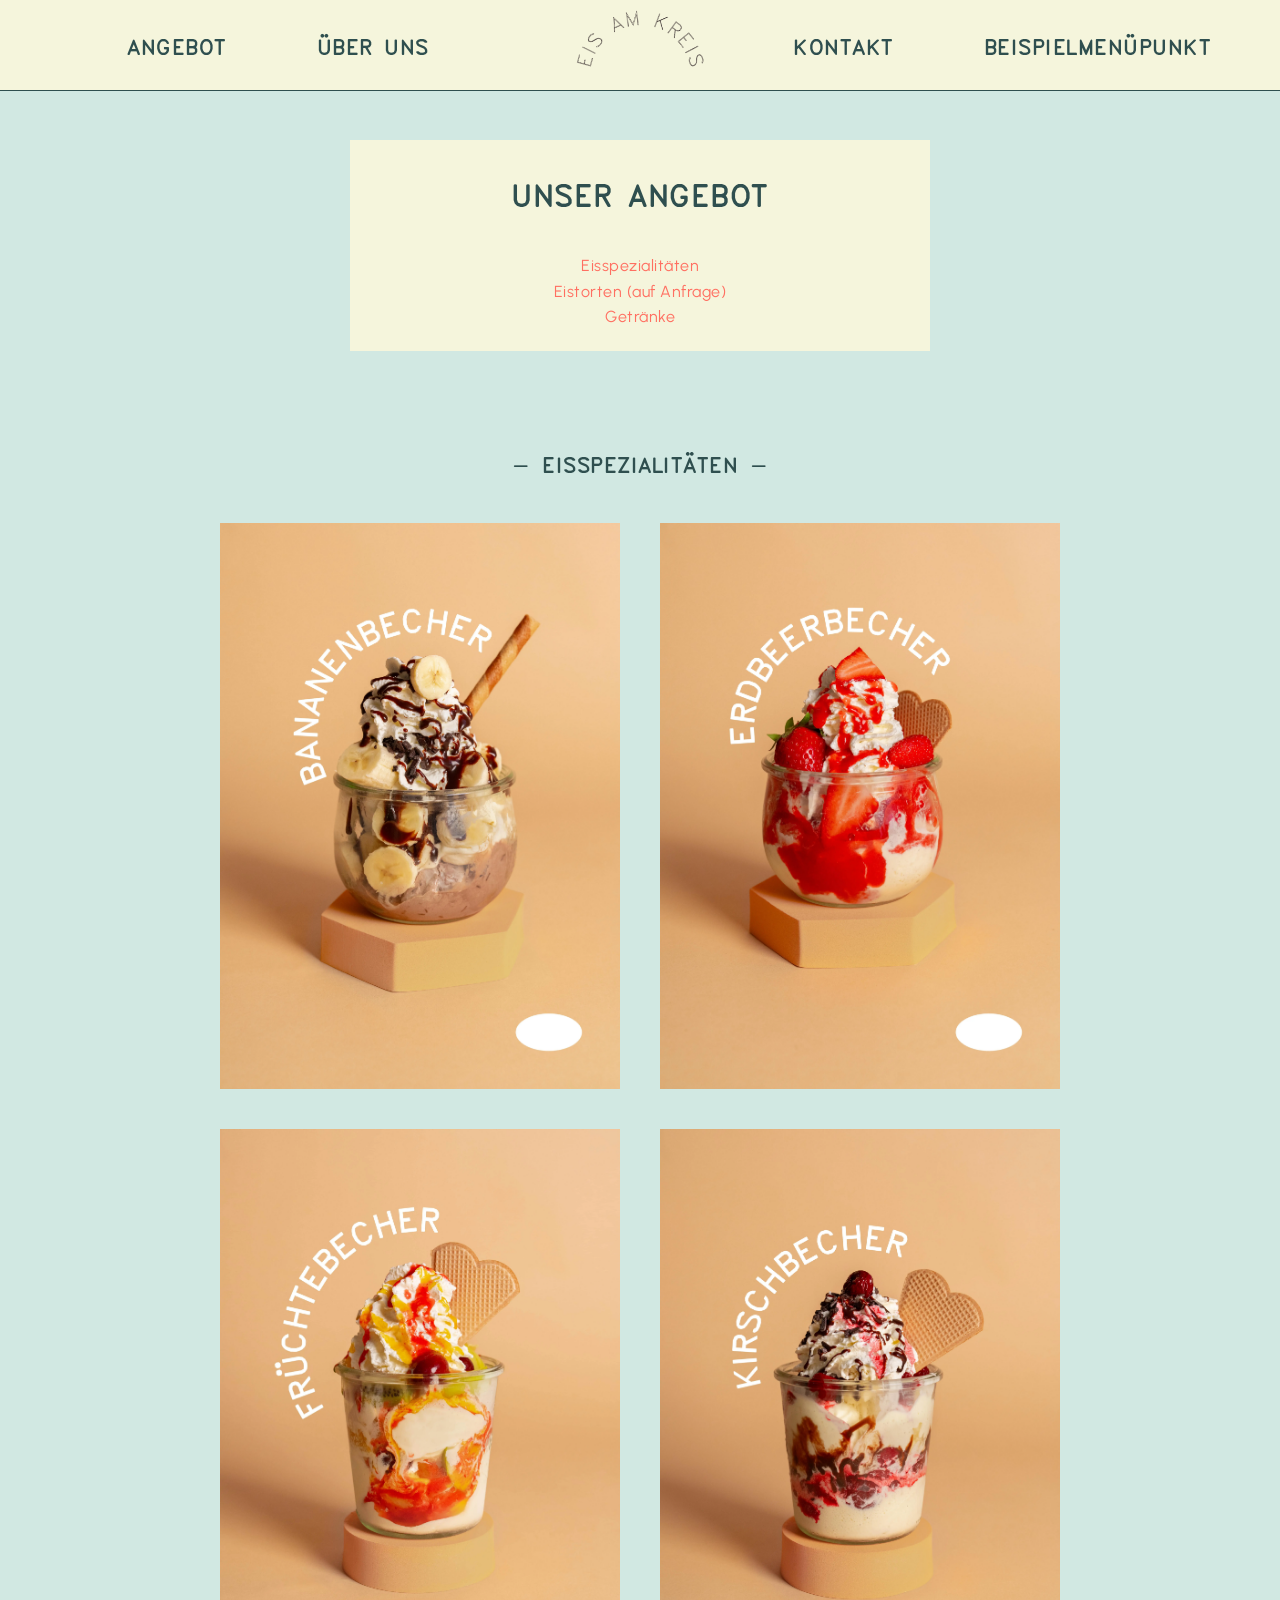
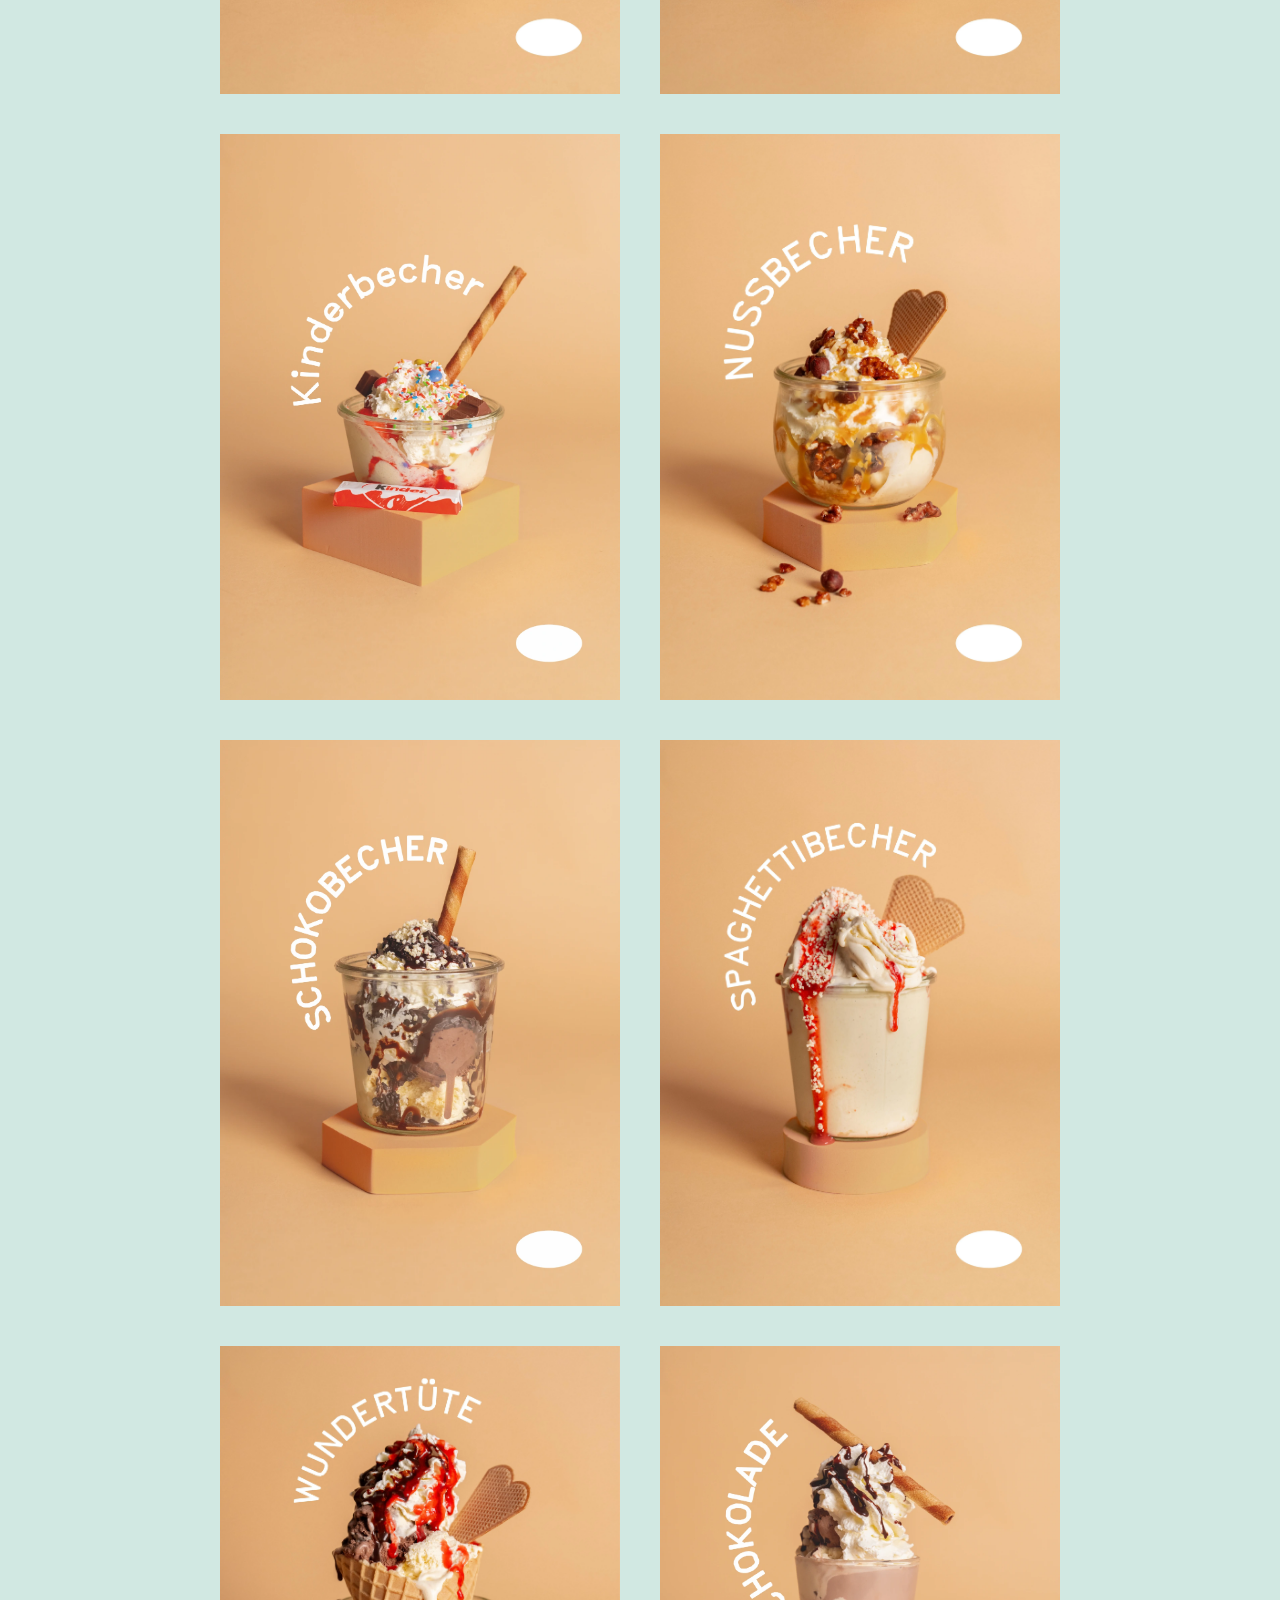
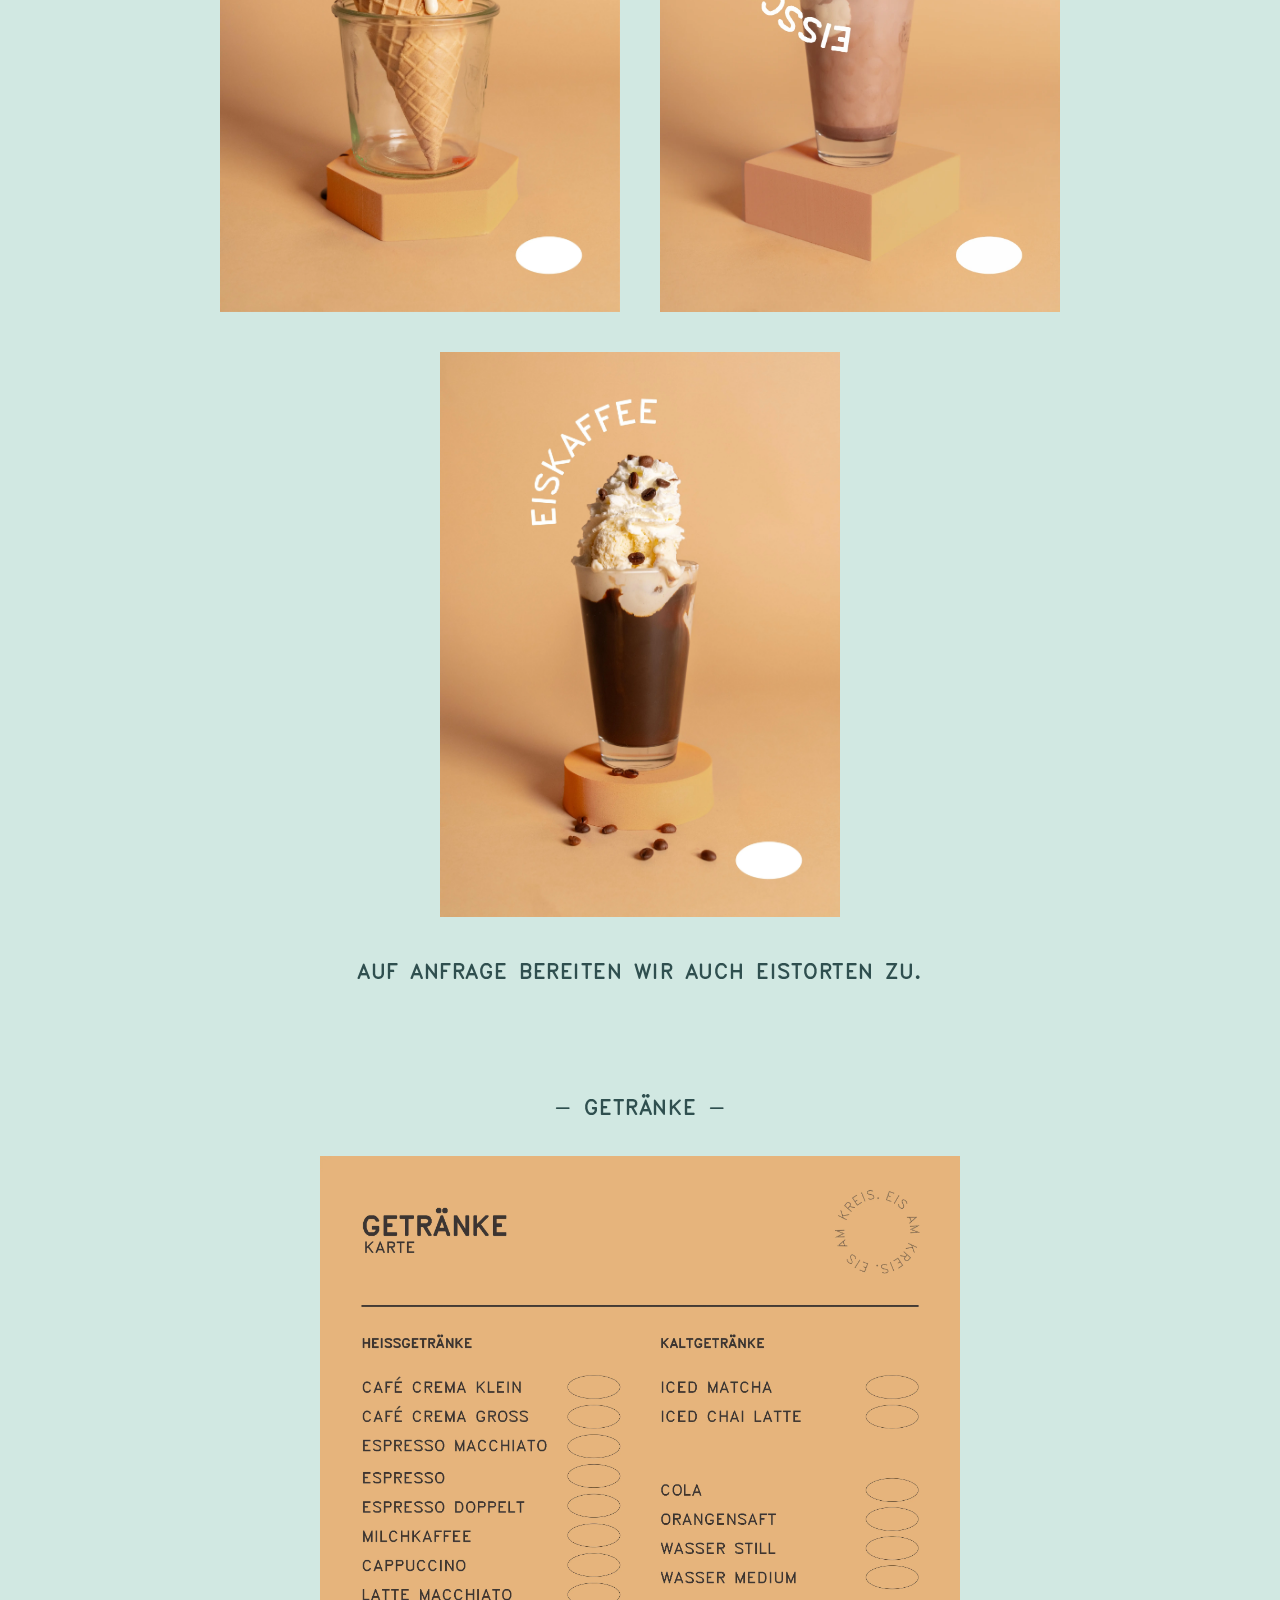
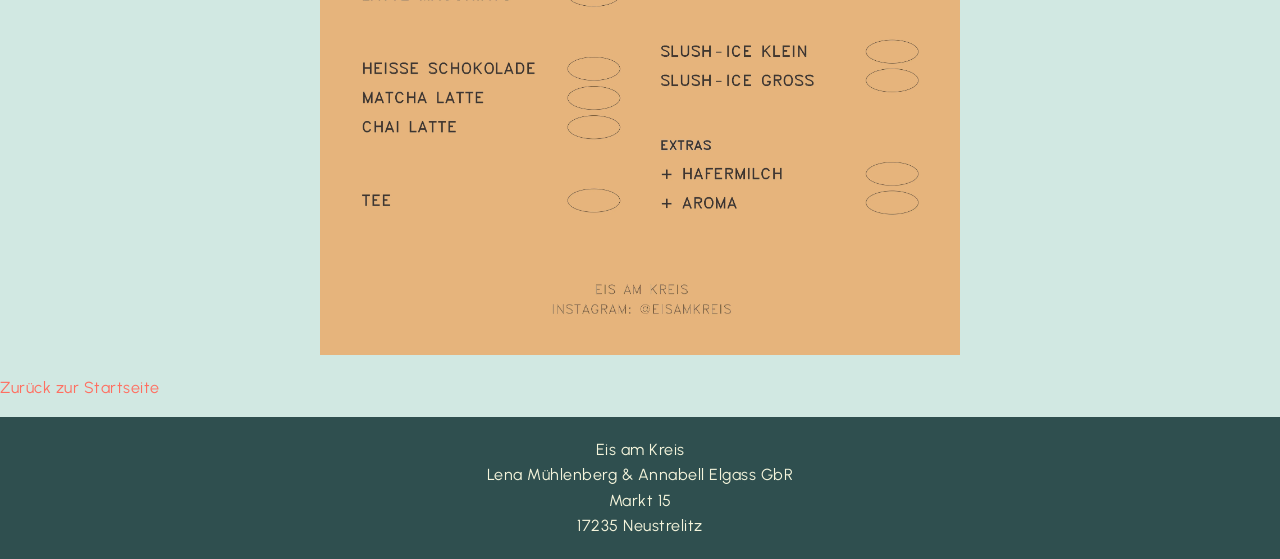
<file: angebot.html>
<!doctype html>
<html lang="de">
  <head>
    <meta charset="UTF-8" />
    <title>Eis am Kreis - Angebot</title>
    <link rel="stylesheet" href="style.css" />
  </head>

  <body>
    <header class="top-nav">
      <nav class="nav-left">
        <a class="nav-item" href="angebot.html">Angebot</a>
        <a class="nav-item" href="über uns.html">Über uns</a>
      </nav>
      <a class="logo" href="index.html">
        <img
          class="navlogo"
          src="Dateien EisamKreis/modernesLogo-transparent-schwarz.png"
          alt="Eis am Kreis Logo"
        />
      </a>
      <nav class="nav-right">
        <a class="nav-item" href="kontakt.html">Kontakt</a>
        <a class="nav-item" href="#">Beispielmenüpunkt</a>
      </nav>
    </header>
    <main class="page-main">
      <div class="angebot-container">
        <div class="liste-angebote">
          <h1>Unser Angebot</h1>
          <ul >
            <li><a href="#eisspezialitäten">Eisspezialitäten</a></li>
            <li><a href="#eistorten">Eistorten (auf Anfrage)</a></li>
            <li><a href="#getränke">Getränke</a></li>
          </ul>
        </div>

        <section class="section-eisbecher">
          <h3 id="eisspezialitäten">- Eisspezialitäten -</h3>
          <div class="eisbecher-container">
            <img
              class="EisbecherBilder"
              src="Dateien EisamKreis/bananenbecher.webp"
              alt="Bananenbecher"
            />
            <img
              class="EisbecherBilder"
              src="Dateien EisamKreis/erdbeerbecher.webp"
              alt="Erdbeerbecher"
            />
            <img
              class="EisbecherBilder"
              src="Dateien EisamKreis/früchtebecher.webp"
              alt="Früchtebecher"
            />
            <img
              class="EisbecherBilder"
              src="Dateien EisamKreis/kirschbecher-2.webp"
              alt="Kirschbecher"
            />
            <img
              class="EisbecherBilder"
              src="Dateien EisamKreis/kinderbecher-2.webp"
              alt="Kinderbecher"
            />
            <img
              class="EisbecherBilder"
              src="Dateien EisamKreis/nussbecher.webp"
              alt="Nussbecher"
            />
            <img
              class="EisbecherBilder"
              src="Dateien EisamKreis/schokobecher.webp"
              alt="Schokobecher"
            />
            <img
              class="EisbecherBilder"
              src="Dateien EisamKreis/spaghettibecher.webp"
              alt="Spaghetti-Becher"
            />
            <img
              class="EisbecherBilder"
              src="Dateien EisamKreis/wundertüte.webp"
              alt="Wundertüte-Becher"
            />
            <img
              class="EisbecherBilder"
              src="Dateien EisamKreis/eisschokolade.webp"
              alt="Eisschokolade"
            />
            <img
              class="EisbecherBilder"
              src="Dateien EisamKreis/eiskaffee.webp"
              alt="Eiskaffee"
            />
          </div>

          <h3 id="eistorten">Auf Anfrage bereiten wir auch Eistorten zu.</h3>
        </section>

        <section class="section-getränke">
          <h3 id="getränke">- Getränke -</h3>
          <img id="getränkekarte" src="Dateien EisamKreis/Getränkekarte.webp" alt="Getränkekarte" />
        </section>
      </div>

      <p><a href="index.html">Zurück zur Startseite</a></p>

      <footer>
        Eis am Kreis<br />
        Lena Mühlenberg & Annabell Elgass GbR <br />
        Markt 15 <br />
        17235 Neustrelitz <br />
      </footer>
    </main>
  </body>
</html>
</file>
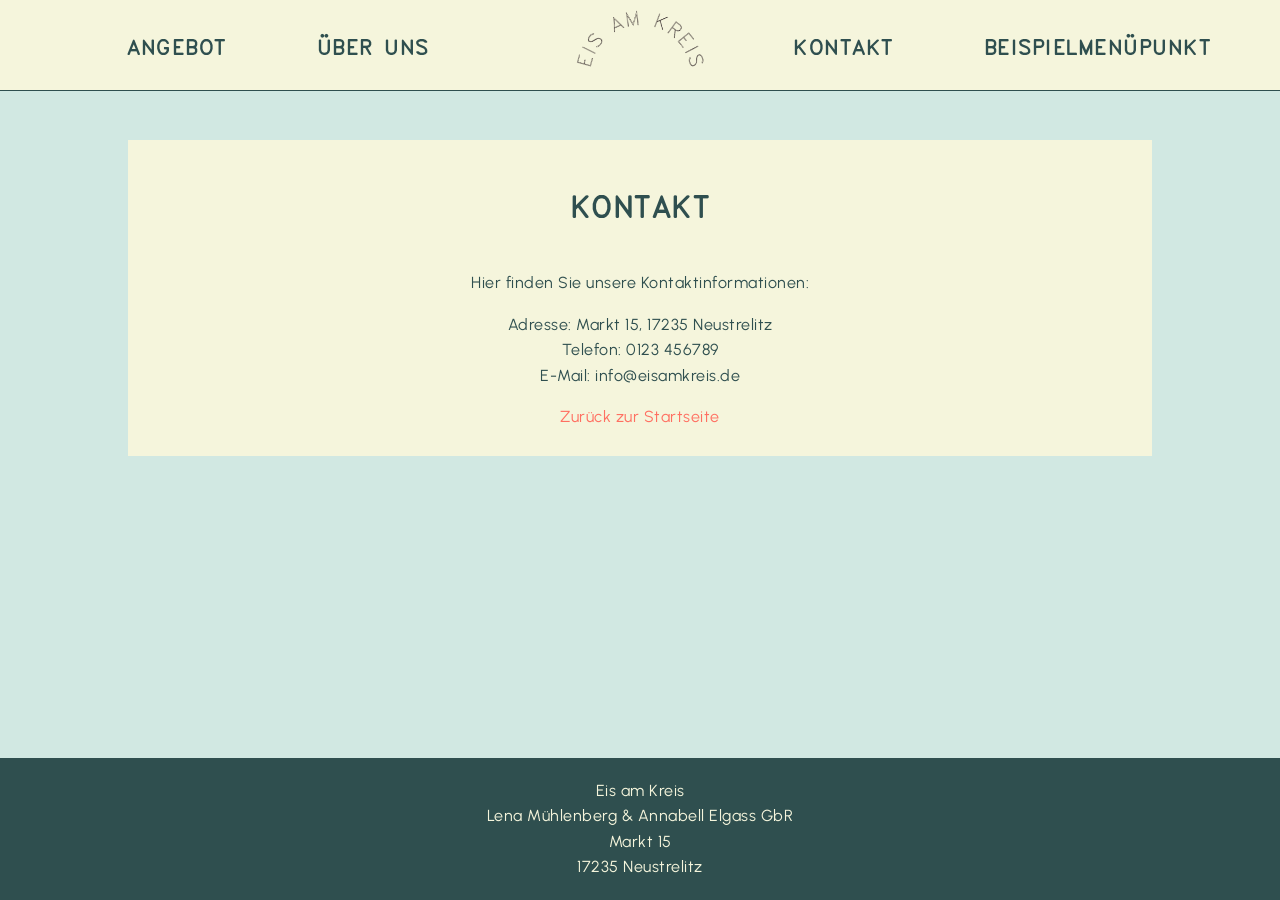
<file: kontakt.html>
<!DOCTYPE html>
<html lang="de">
<head>
	<meta charset="UTF-8">
	<title>Eis am Kreis - Kontakt</title>
	<link rel="stylesheet" href="style.css">
</head>

<body>
	<header class="top-nav">
      <nav class="nav-left">
        <a class="nav-item" href="angebot.html">Angebot</a>
        <a class="nav-item" href="über uns.html">Über uns</a>
      </nav>
      <a class="logo" href="index.html">
        <img
          class="navlogo"
          src="Dateien EisamKreis/modernesLogo-transparent-schwarz.png"
          alt="Eis am Kreis Logo"
        />
      </a>
      <nav class="nav-right">
        <a class="nav-item" href="kontakt.html">Kontakt</a>
        <a class="nav-item" href="#">Beispielmenüpunkt</a>
      </nav>
    </header>

	<main>
	<section class="section-1">
	<h1>Kontakt</h1>

	<p>Hier finden Sie unsere Kontaktinformationen:</p>
	<ul class="contact-info">
		<li>Adresse: Markt 15, 17235 Neustrelitz</li>
		<li>Telefon: 0123 456789</li>
		<li>E-Mail: info@eisamkreis.de</li>
	</ul>

	<p><a href="index.html">Zurück zur Startseite</a></p>
	</section>
	</main>

	<footer>
        Eis am Kreis<br />
        Lena Mühlenberg & Annabell Elgass GbR <br />
        Markt 15 <br />
        17235 Neustrelitz <br />
      </footer>
</body>
</html>
</file>
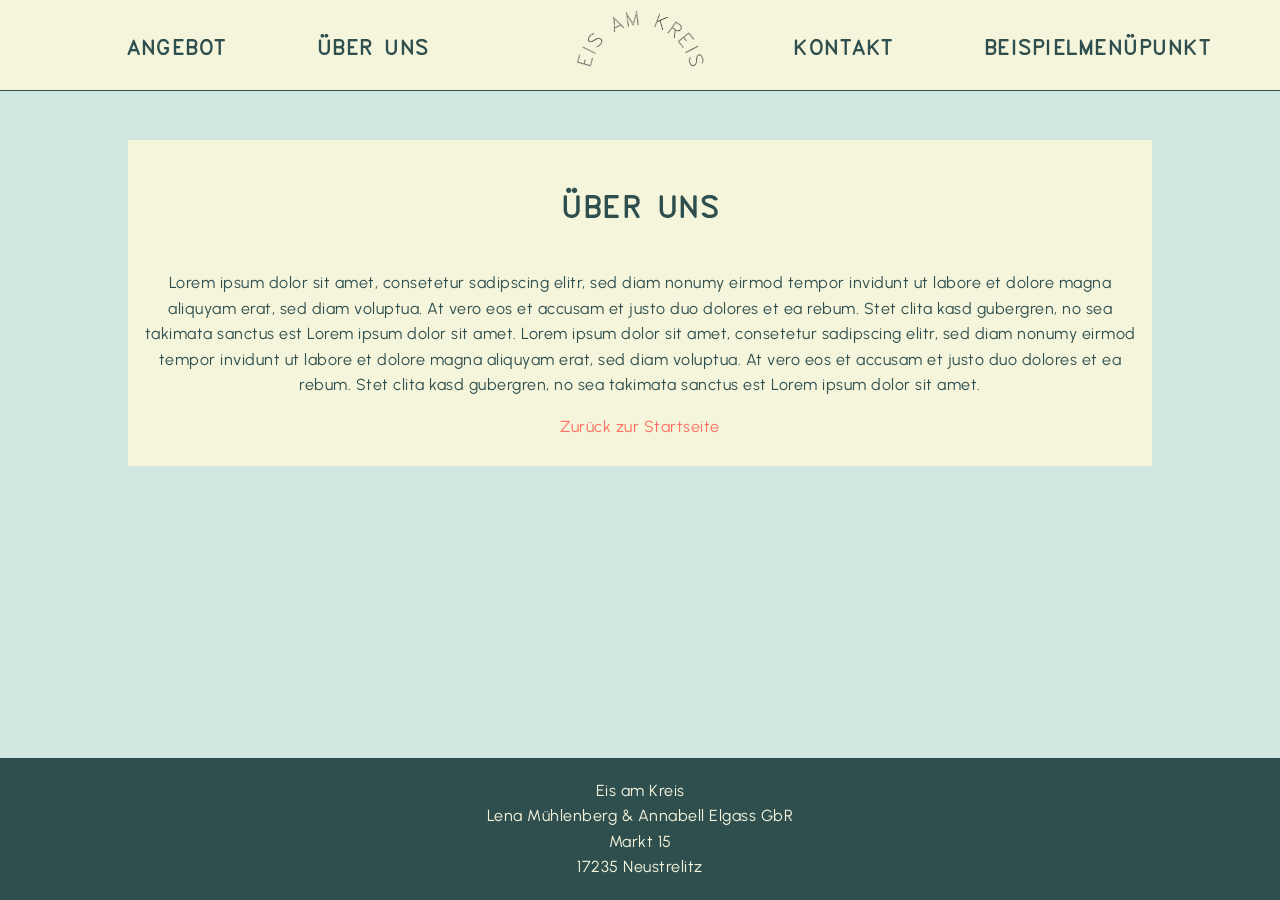
<file: über uns.html>
<!doctype html>
<html lang="de">
  <head>
    <meta charset="UTF-8" />
    <title>Eis am Kreis - Über uns</title>
    <link rel="stylesheet" href="style.css" />
  </head>

  <body>
    <main>
      <header class="top-nav">
        <nav class="nav-left">
          <a class="nav-item" href="angebot.html">Angebot</a>
          <a class="nav-item" href="über uns.html">Über uns</a>
        </nav>
        <a class="logo" href="index.html">
          <img
            class="navlogo"
            src="Dateien EisamKreis/modernesLogo-transparent-schwarz.png"
            alt="Eis am Kreis Logo"
          />
        </a>
        <nav class="nav-right">
          <a class="nav-item" href="kontakt.html">Kontakt</a>
          <a class="nav-item" href="#">Beispielmenüpunkt</a>
        </nav>
      </header>
      <section class="section-1">
        <h1>Über uns</h1>
        Lorem ipsum dolor sit amet, consetetur sadipscing elitr, sed diam nonumy
        eirmod tempor invidunt ut labore et dolore magna aliquyam erat, sed diam
        voluptua. At vero eos et accusam et justo duo dolores et ea rebum. Stet
        clita kasd gubergren, no sea takimata sanctus est Lorem ipsum dolor sit
        amet. Lorem ipsum dolor sit amet, consetetur sadipscing elitr, sed diam
        nonumy eirmod tempor invidunt ut labore et dolore magna aliquyam erat,
        sed diam voluptua. At vero eos et accusam et justo duo dolores et ea
        rebum. Stet clita kasd gubergren, no sea takimata sanctus est Lorem
        ipsum dolor sit amet.
      
        <p><a href="index.html">Zurück zur Startseite</a></p>
      </section>
      
    </main>
    <footer>
      Eis am Kreis<br />
      Lena Mühlenberg & Annabell Elgass GbR <br />
      Markt 15 <br />
      17235 Neustrelitz <br />
    </footer>
  </body>
</html>
</file>
<file: style.css>
/* Import Google Fonts */
@import url("https://fonts.googleapis.com/css2?family=Syne:wght@400;500;600;700&family=Urbanist:wght@300;400;500;600;700&display=swap");

:root {
  --electric-coral: #ff6f61;
  --oat-milk: #f5f5dc;
  --charcoal-teal: #2f4f4f;
  --icy-blue: #d1e8e2;
}

* {
  box-sizing: border-box;
}

html {
  min-height: 100%;
  scroll-behavior: smooth;
}

@font-face {
  font-family: "Eisladenschrift";
  src: url("Hershey-Noailles-Futura-Duplex-Bold.otf");
}

body {
  font-family: "Urbanist", sans-serif;
  background-color: var(--icy-blue);
  color: var(--charcoal-teal);
  margin: 0;
  padding: 0;
  padding-top: 80px;
  line-height: 1.6;
  letter-spacing: 0.5px;
  min-height: 100vh;
  display: flex;
  flex-direction: column;
}

main {
  flex-grow: 1;
}

/* ── Navigation ── */
.top-nav {
  position: fixed;
  top: 0;
  left: 0;
  width: 100%;
  display: grid;
  grid-template-columns: minmax(180px, 1fr) auto minmax(180px, 1fr);
  align-items: center;
  column-gap: 20px;
  padding: 10px 0 0 0;
  background-color: var(--oat-milk);
  border-bottom: 1px solid var(--charcoal-teal);
  z-index: 10000;
}

.top-nav .logo {
  font-family: "Eisladenschrift", "Syne", sans-serif;
  font-weight: 700;
  font-size: clamp(1.5rem, 4vw, 2.5rem);
  color: var(--charcoal-teal);
  text-decoration: none;
  justify-self: center;
}

.navlogo {
  max-width: 10vw;
  height: auto;
}

.top-nav nav {
  display: flex;
  gap: 90px;
}

.top-nav .nav-left,
.top-nav .nav-right {
  justify-self: center;
  justify-content: center;
  min-width: 180px;
}

.top-nav .nav-item {
  color: var(--charcoal-teal);
  font-family: "Eisladenschrift", "Urbanist", sans-serif;
  text-transform: uppercase;
  letter-spacing: 0.5px;
  text-decoration: none;
  font-weight: 500;
  font-size: clamp(0.8rem, 3vw, 1.6rem);
}

.top-nav .nav-item:hover {
  color: var(--electric-coral);
}

/* ── Layout ── */
.page-main {
  position: relative;
}

.page-layout {
  display: grid;
  grid-template-columns: minmax(320px, 45%) minmax(320px, 55%);
  align-items: start;
  column-gap: 0;
}

.hero-panel {
  position: sticky;
  top: 80px;
  z-index: 1;
  align-self: start;
  min-height: calc(100vh - 80px);
  background-image: url("Dateien EisamKreis/eisladen.webp");
  background-size: cover;
  background-position: center 50%;
  background-repeat: no-repeat;
}

.page-content {
  padding: 40px;
}

.angebot-container {
  background-color: var(--icy-blue);
  padding: 60px 0 0 0;
}
/* ── Sections ── */
.section-1 {
  text-align: center;
  width: 80%;
  padding: 10px 10px;
  margin: 60px auto;
  background-color: var(--oat-milk);
  color: var(--charcoal-teal);
}

.section-2,
.section-3 {
  position: relative;
  z-index: 2;
  width: calc(100% + 150px);
  margin: 30px 0 0 -150px;
  padding: 40px 40px;
  box-shadow: 0 20px 45px rgba(0, 0, 0, 0.12);
}

.section-2 {
  background-color: rgba(245, 245, 220, 0.97);
  color: var(--charcoal-teal);
}

.section-3 {
  background-color: rgba(255, 111, 97, 0.98);
  color: #ffffff;
}

.section-eisbecher {
  width: 100%;
  padding: 40px;
  margin: 30px 0;
  background-color: var(--icy-blue);
  color: var(--charcoal-teal);
}

.liste-angebote ul {
  text-align: center;
  list-style: none;
  padding-left: 0;
}

.liste-angebote {
  background-color: var(--oat-milk);
  padding: 5px;
  margin: 0px 350px;
}

#getränkekarte {
  width: 100%;
  max-width: 50vw;
  height: auto;
  display: block;
  margin: 20px auto;
}

.eisbecher-container {
  display: flex;
  flex-wrap: wrap;
  justify-content: center;
  gap: 20px;
  background-color: var(--icy-blue);
}

.EisbecherBilder {
  width: 100%;
  max-width: 400px;
  height: auto;
  margin: 10px 10px;
}

.contact-info {
  list-style: none;
  padding-left: 0;
  text-align: match-parent;
}

/* ── Typography ── */
h1,
h2 {
  font-family: "Eisladenschrift", "Syne", sans-serif;
  text-transform: uppercase;
  font-size: clamp(1.8rem, 5vw, 2.3rem);
  color: var(--charcoal-teal);
  text-align: center;
  font-weight: 1;
}

h3 {
  font-family: "Eisladenschrift", "Urbanist", sans-serif;
  text-transform: uppercase;
  font-size: clamp(0.4rem, 4vw, 1.6rem);
  color: var(--charcoal-teal);
  text-align: center;
  scroll-margin-top: 120px;
}

p,
li,
span,
div {
  font-family: "Urbanist", sans-serif;
  letter-spacing: 0.5px;
}

a {
  color: var(--electric-coral);
  text-decoration: none;
}

a:hover {
  color: var(--charcoal-teal);
}

/* ── Footer ── */
footer {
  background-color: var(--charcoal-teal);
  color: var(--oat-milk);
  text-align: center;
  padding: 20px 10px;
  width: 100%;
}

/* ── Responsive: Tablet ── */
@media (max-width: 900px) {
  .page-layout {
    grid-template-columns: 1fr;
  }

  .hero-panel {
    position: relative;
    top: 0;
    min-height: 360px;
  }

  .page-content {
    padding: 20px;
  }

  .section-2,
  .section-3 {
    width: 100%;
    margin-left: 0;
  }
}

/* ── Responsive: Mobile ── */
@media (max-width: 600px) {
  /* Navigation klappt auf drei Zeilen: links | Logo | rechts → übereinander */
  .top-nav {
    grid-template-columns: 1fr;
    grid-template-rows: auto auto auto;
    justify-items: center;
    row-gap: 8px;
    padding: 12px 16px;
  }

  /* Logo zuerst */
  .top-nav .logo {
    order: -1;
    font-size: 28px;
  }

  /* Beide Navs nebeneinander in einer Zeile, zentriert */
  .top-nav .nav-left,
  .top-nav .nav-right {
    min-width: unset;
    justify-self: center;
    flex-wrap: wrap;
    justify-content: space-evenly;
    gap: 12px 20px;
  }

  /* Alle Links gemeinsam in einer Zeile unter dem Logo */
  .top-nav nav {
    flex-wrap: wrap;
    justify-content: center;
    gap: 10px 20px;
  }

  /* Mehr Platz oben, weil die Nav jetzt höher ist */
  body {
    padding-top: 130px;
  }

  .section-1 {
    padding: 40px 20px;
    margin-bottom: 30px;
  }
}
</file>
